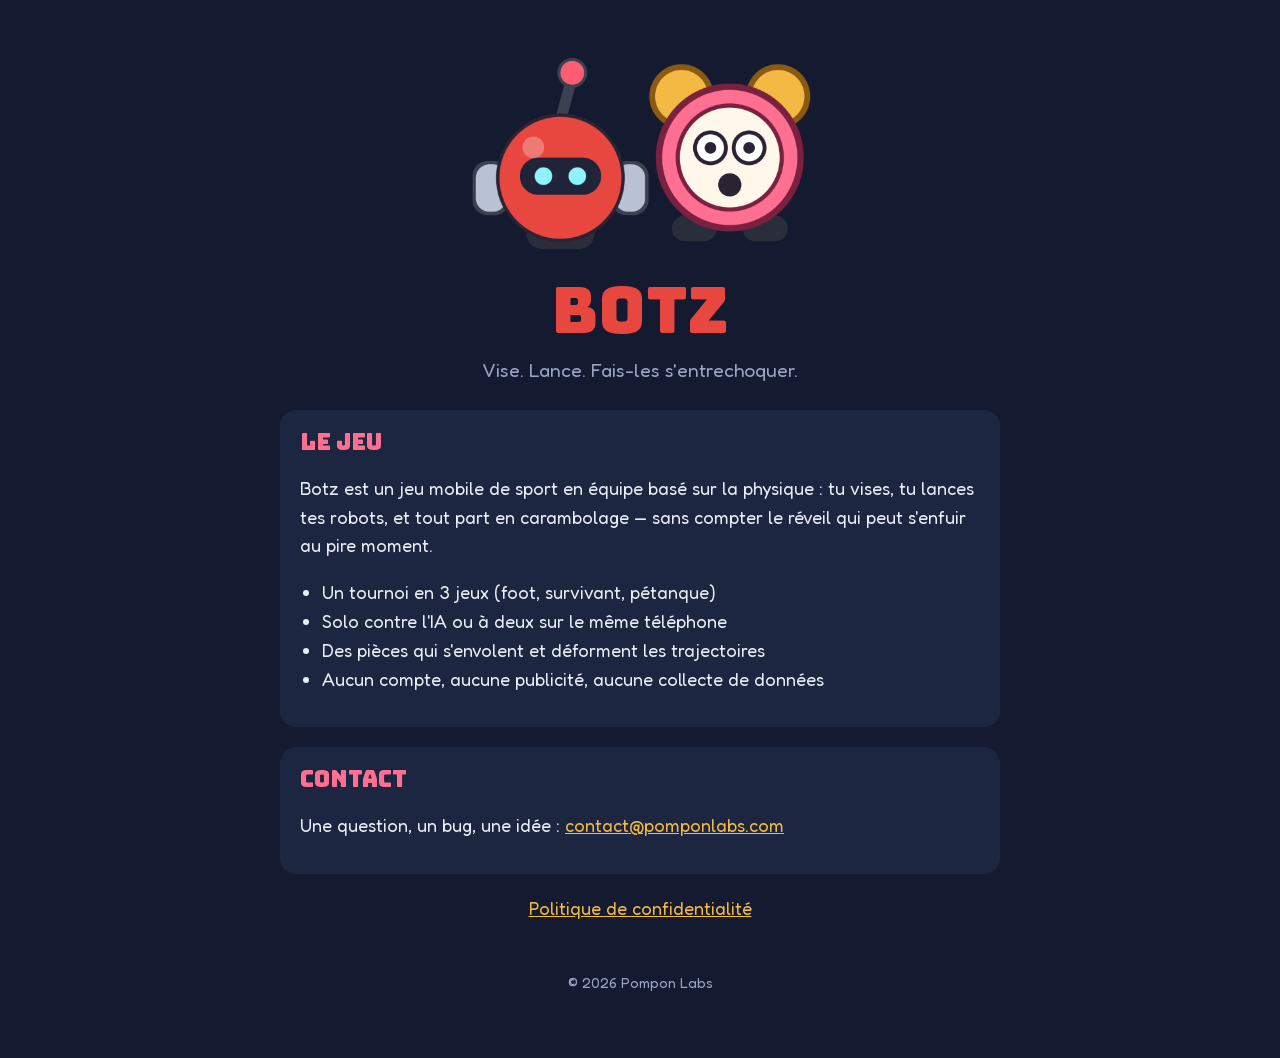
<file: index.html>
<!doctype html>
<html lang="fr">
  <head>
    <meta charset="UTF-8" />
    <meta name="viewport" content="width=device-width, initial-scale=1" />
    <meta name="theme-color" content="#141b31" />
    <link rel="icon" type="image/png" href="favicon.png" />
    <link rel="apple-touch-icon" href="apple-touch-icon.png" />
    <link rel="stylesheet" href="style.css" />
    <title>Botz — le jeu de sport à physique</title>
    <meta name="description" content="Botz : des petits robots, un réveil qui s'enfuit, et de la physique. Un jeu mobile de sport en équipe, solo ou à deux." />
  </head>
  <body>
    <main>
      <div class="hero">
        <img src="logo.png" alt="Un botz rouge et un réveil rose affolé" width="640" height="320" />
        <h1>Botz</h1>
        <p class="tagline">Vise. Lance. Fais-les s'entrechoquer.</p>
      </div>

      <div class="card">
        <h2>Le jeu</h2>
        <p>Botz est un jeu mobile de sport en équipe basé sur la physique : tu vises, tu lances tes robots, et tout part en carambolage — sans compter le réveil qui peut s'enfuir au pire moment.</p>
        <ul>
          <li>Un tournoi en 3 jeux (foot, survivant, pétanque)</li>
          <li>Solo contre l'IA ou à deux sur le même téléphone</li>
          <li>Des pièces qui s'envolent et déforment les trajectoires</li>
          <li>Aucun compte, aucune publicité, aucune collecte de données</li>
        </ul>
      </div>

      <div class="card">
        <h2>Contact</h2>
        <p>Une question, un bug, une idée : <a href="mailto:contact@pomponlabs.com">contact@pomponlabs.com</a></p>
      </div>

      <nav><a href="privacy.html">Politique de confidentialité</a></nav>
      <footer>© 2026 Pompon Labs</footer>
    </main>
  </body>
</html>
</file>
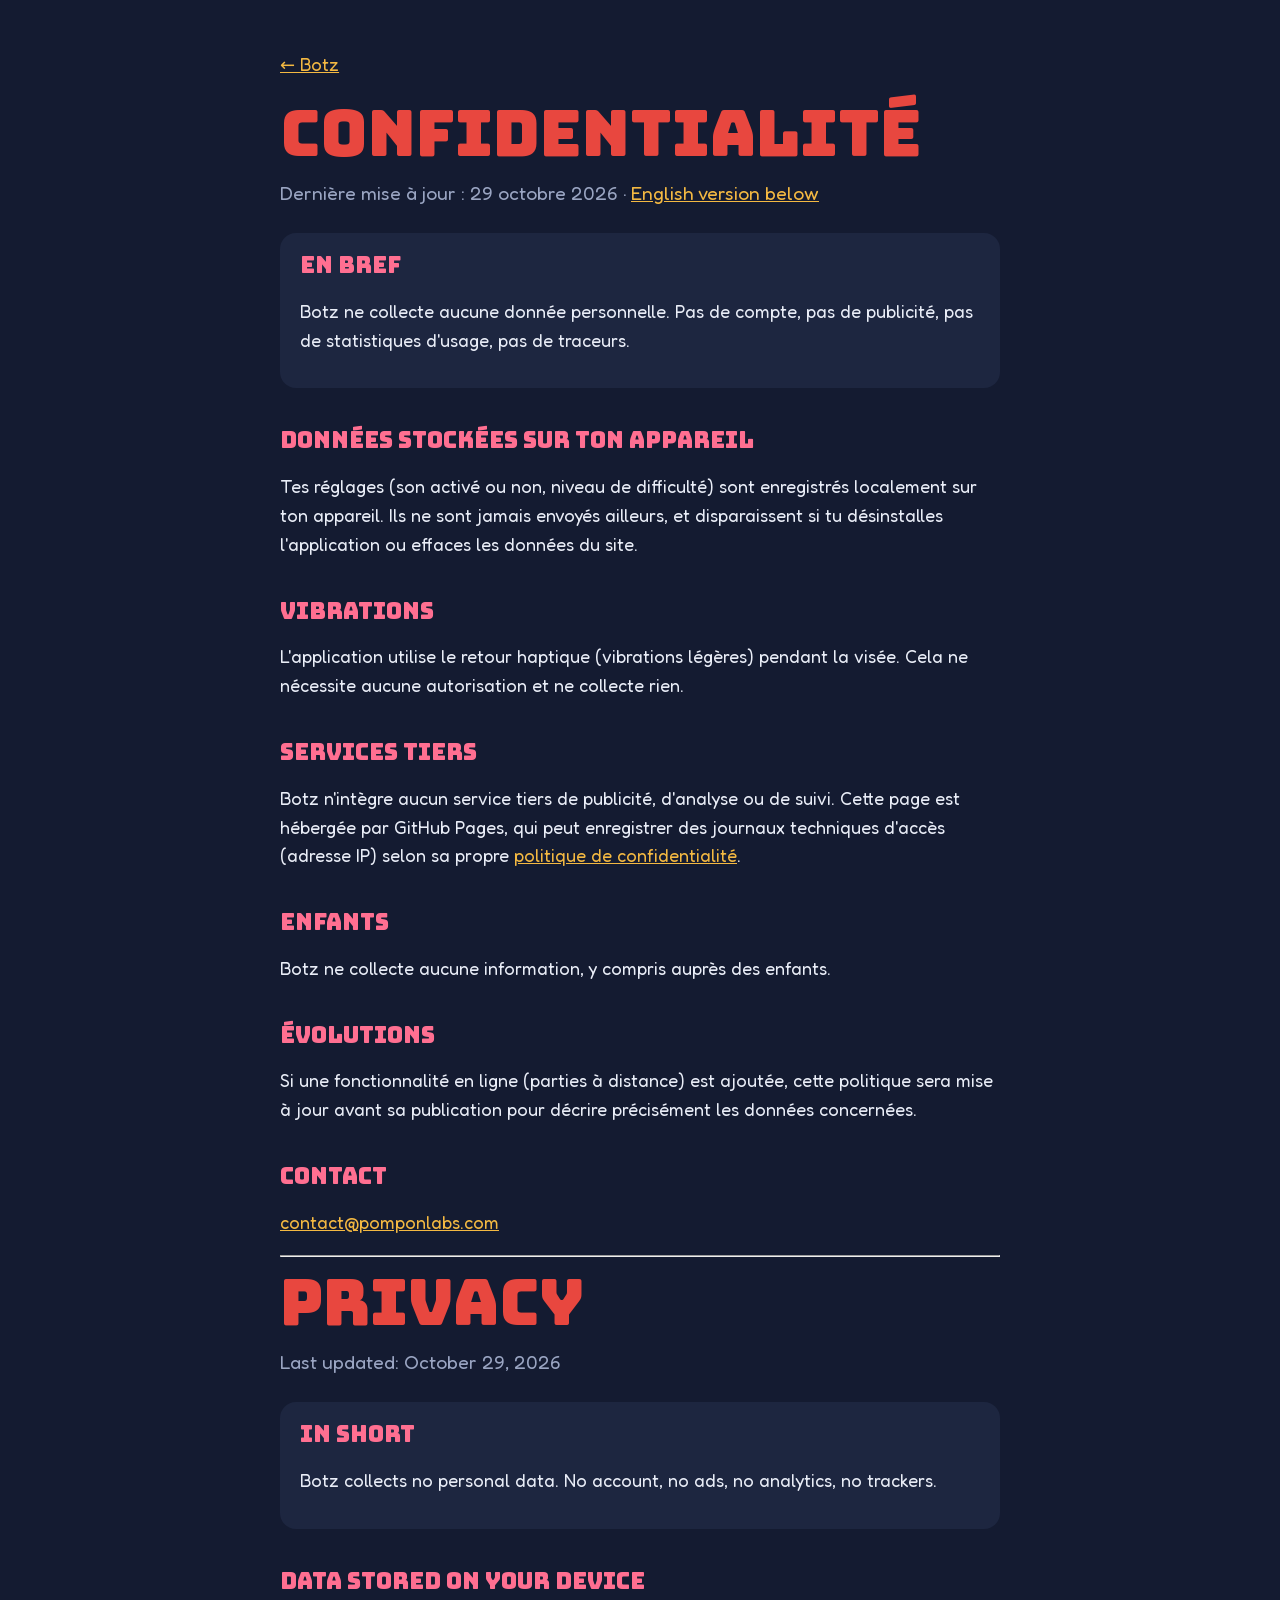
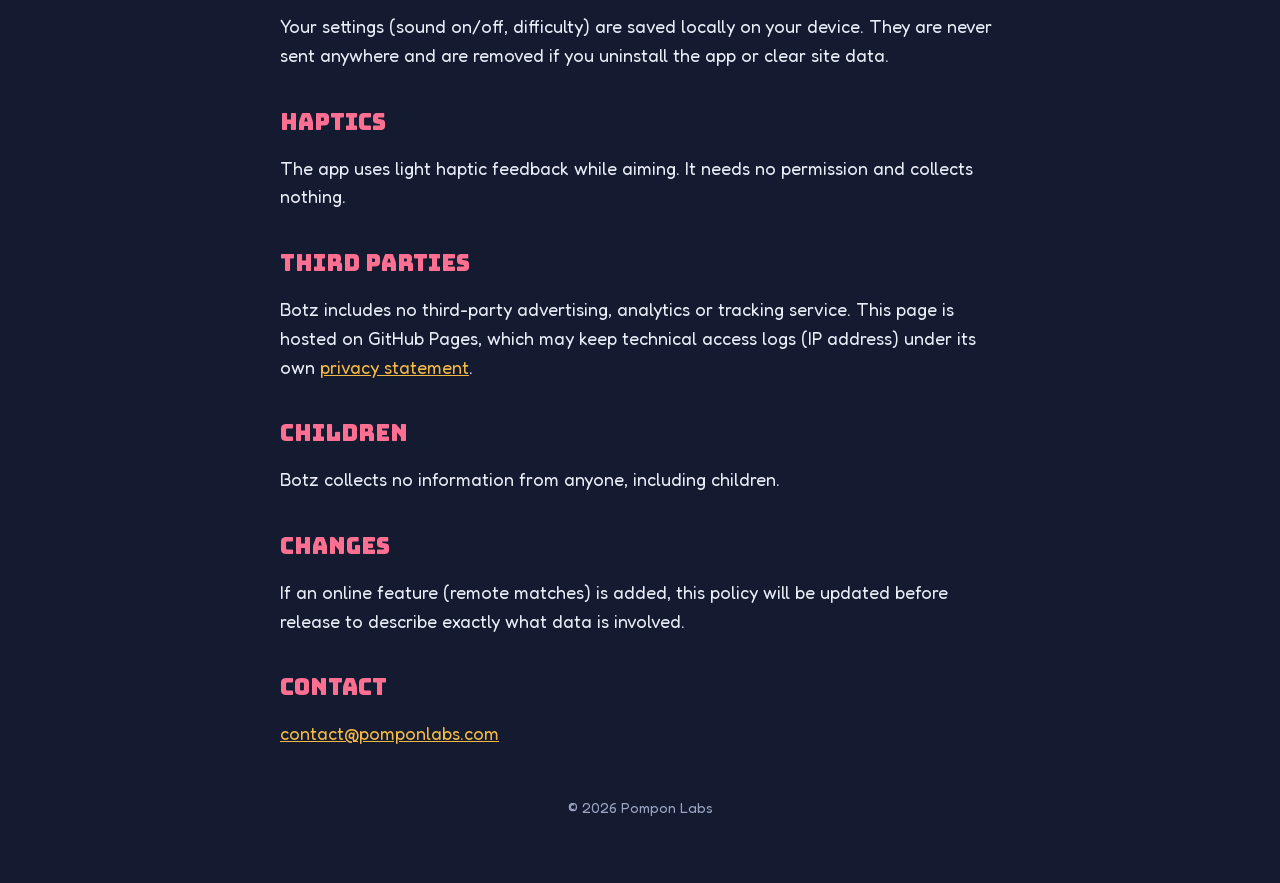
<file: privacy.html>
<!doctype html>
<html lang="fr">
  <head>
    <meta charset="UTF-8" />
    <meta name="viewport" content="width=device-width, initial-scale=1" />
    <meta name="theme-color" content="#141b31" />
    <link rel="icon" type="image/png" href="favicon.png" />
    <link rel="apple-touch-icon" href="apple-touch-icon.png" />
    <link rel="stylesheet" href="style.css" />
    <title>Botz — Politique de confidentialité</title>
    <meta name="robots" content="index,follow" />
  </head>
  <body>
    <main>
      <p><a href="./">← Botz</a></p>
      <h1>Confidentialité</h1>
      <p class="tagline">Dernière mise à jour : 29 octobre 2026 · <a href="#en">English version below</a></p>

      <div class="card">
        <h2>En bref</h2>
        <p>Botz ne collecte aucune donnée personnelle. Pas de compte, pas de publicité, pas de statistiques d'usage, pas de traceurs.</p>
      </div>

      <h2>Données stockées sur ton appareil</h2>
      <p>Tes réglages (son activé ou non, niveau de difficulté) sont enregistrés localement sur ton appareil. Ils ne sont jamais envoyés ailleurs, et disparaissent si tu désinstalles l'application ou effaces les données du site.</p>

      <h2>Vibrations</h2>
      <p>L'application utilise le retour haptique (vibrations légères) pendant la visée. Cela ne nécessite aucune autorisation et ne collecte rien.</p>

      <h2>Services tiers</h2>
      <p>Botz n'intègre aucun service tiers de publicité, d'analyse ou de suivi. Cette page est hébergée par GitHub Pages, qui peut enregistrer des journaux techniques d'accès (adresse IP) selon sa propre <a href="https://docs.github.com/site-policy/privacy-policies/github-general-privacy-statement">politique de confidentialité</a>.</p>

      <h2>Enfants</h2>
      <p>Botz ne collecte aucune information, y compris auprès des enfants.</p>

      <h2>Évolutions</h2>
      <p>Si une fonctionnalité en ligne (parties à distance) est ajoutée, cette politique sera mise à jour avant sa publication pour décrire précisément les données concernées.</p>

      <h2>Contact</h2>
      <p><a href="mailto:contact@pomponlabs.com">contact@pomponlabs.com</a></p>

      <hr id="en" />
      <h1>Privacy</h1>
      <p class="tagline">Last updated: October 29, 2026</p>

      <div class="card">
        <h2>In short</h2>
        <p>Botz collects no personal data. No account, no ads, no analytics, no trackers.</p>
      </div>

      <h2>Data stored on your device</h2>
      <p>Your settings (sound on/off, difficulty) are saved locally on your device. They are never sent anywhere and are removed if you uninstall the app or clear site data.</p>

      <h2>Haptics</h2>
      <p>The app uses light haptic feedback while aiming. It needs no permission and collects nothing.</p>

      <h2>Third parties</h2>
      <p>Botz includes no third-party advertising, analytics or tracking service. This page is hosted on GitHub Pages, which may keep technical access logs (IP address) under its own <a href="https://docs.github.com/site-policy/privacy-policies/github-general-privacy-statement">privacy statement</a>.</p>

      <h2>Children</h2>
      <p>Botz collects no information from anyone, including children.</p>

      <h2>Changes</h2>
      <p>If an online feature (remote matches) is added, this policy will be updated before release to describe exactly what data is involved.</p>

      <h2>Contact</h2>
      <p><a href="mailto:contact@pomponlabs.com">contact@pomponlabs.com</a></p>

      <footer>© 2026 Pompon Labs</footer>
    </main>
  </body>
</html>
</file>
<file: style.css>
@font-face { font-family: "Bungee"; src: url("bungee-latin.woff2") format("woff2"); font-display: swap; }
@font-face { font-family: "Fredoka"; src: url("fredoka-latin.woff2") format("woff2"); font-weight: 300 700; font-display: swap; }
:root { --bg: #141b31; --card: #1d2640; --text: #e9edf7; --muted: #9aa5c2; --red: #e8473f; --pink: #ff6f91; --gold: #f4b942; }
* { box-sizing: border-box; }
body { margin: 0; background: var(--bg); color: var(--text); font: 18px/1.6 "Fredoka", system-ui, sans-serif; }
a { color: var(--gold); }
main { max-width: 760px; margin: 0 auto; padding: 32px 20px 64px; }
h1, h2 { font-family: "Bungee", "Fredoka", sans-serif; font-weight: 400; line-height: 1.15; }
h1 { font-size: clamp(2.4rem, 8vw, 4rem); margin: 0 0 8px; color: var(--red); }
h2 { font-size: 1.4rem; margin: 40px 0 8px; color: var(--pink); }
.hero { text-align: center; padding-top: 24px; }
.hero img { width: min(420px, 90%); height: auto; }
.tagline { color: var(--muted); font-size: 1.2rem; margin: 0 0 24px; }
.card { background: var(--card); border-radius: 16px; padding: 4px 20px 16px; margin: 20px 0; }
.card h2 { margin-top: 16px; }
ul { padding-left: 1.2em; }
footer { margin-top: 48px; color: var(--muted); font-size: .9rem; text-align: center; }
nav { text-align: center; margin-top: 8px; }
nav a { margin: 0 10px; }
</file>
